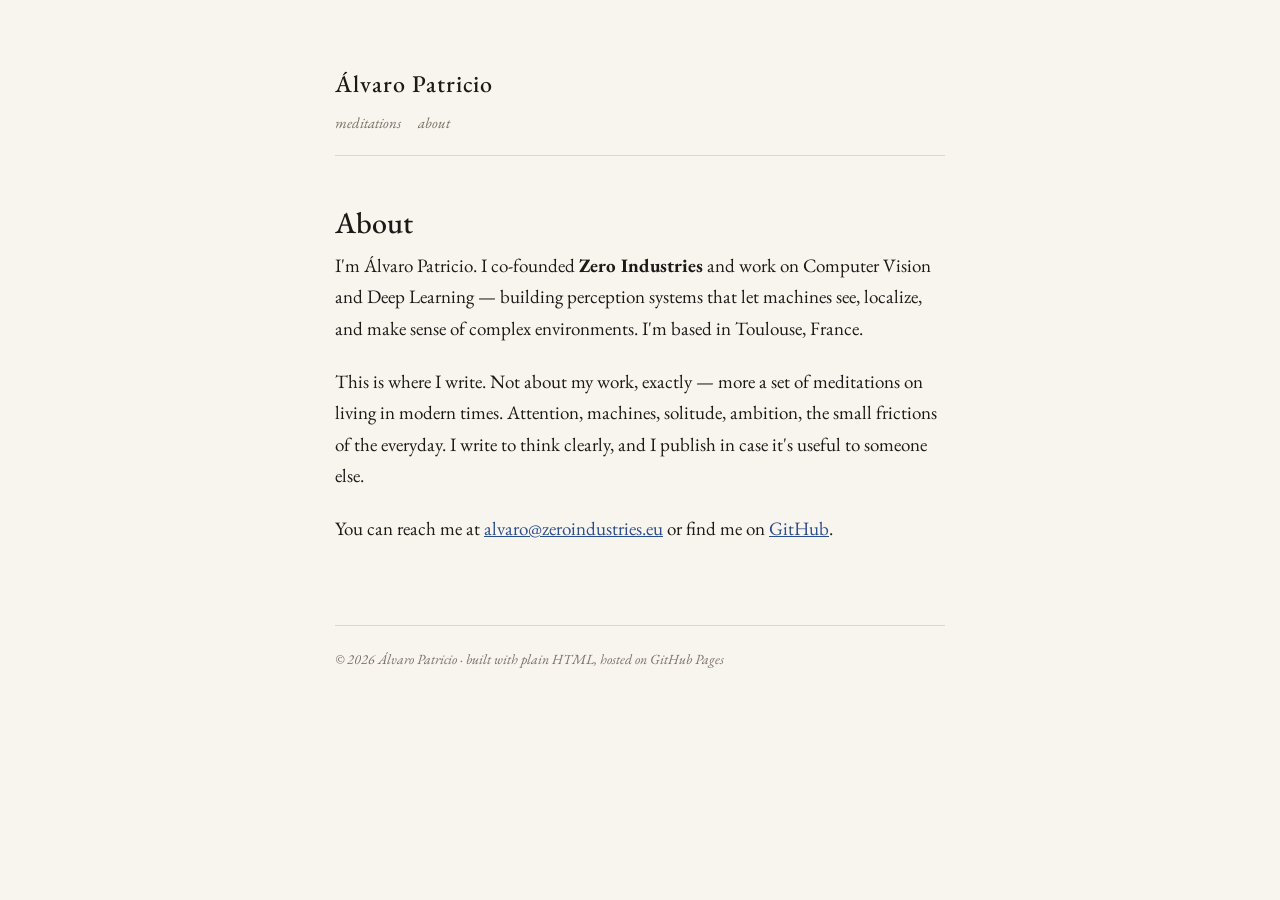
<file: about.html>
<!DOCTYPE html>
<html lang="en">
<head>
  <meta charset="utf-8">
  <meta name="viewport" content="width=device-width, initial-scale=1">
  <title>About — Álvaro Patricio</title>
  <link rel="stylesheet" href="style.css">
</head>
<body>
  <div class="wrap">

    <header class="site">
      <a class="nome" href="index.html">Álvaro Patricio</a>
      <nav>
        <a href="index.html">meditations</a>
        <a href="about.html">about</a>
      </nav>
    </header>

    <article>
      <h1>About</h1>
      <p>
        I'm Álvaro Patricio. I co-founded
        <strong>Zero Industries</strong> and work on Computer Vision and
        Deep Learning — building perception systems that let machines
        see, localize, and make sense of complex environments. I'm based
        in Toulouse, France.
      </p>
      <p>
        This is where I write. Not about my work, exactly — more a set of
        meditations on living in modern times. Attention, machines,
        solitude, ambition, the small frictions of the everyday. I write
        to think clearly, and I publish in case it's useful to someone
        else.
      </p>
      <p>
        You can reach me at
        <a href="mailto:alvaro@zeroindustries.eu">alvaro@zeroindustries.eu</a>
        or find me on
        <a href="https://github.com/troveski">GitHub</a>.
      </p>
    </article>

    <footer class="site">
      © 2026 Álvaro Patricio · built with plain HTML, hosted on GitHub Pages
    </footer>

  </div>
</body>
</html>
</file>
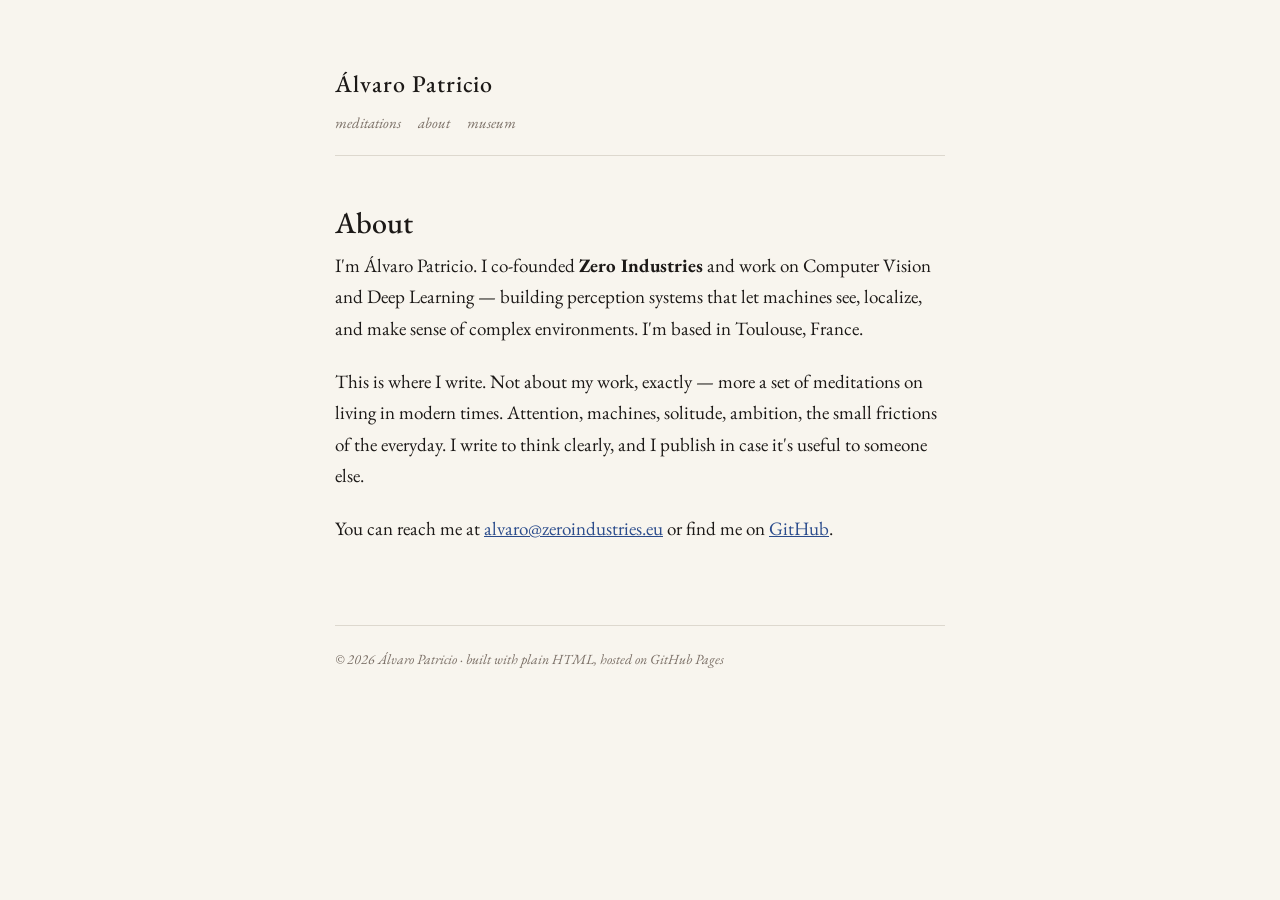
<file: meditations/about.html>
<!DOCTYPE html>
<html lang="en">
<head>
  <meta charset="utf-8">
  <meta name="viewport" content="width=device-width, initial-scale=1">
  <title>About — Álvaro Patricio</title>
  <link rel="icon" href="../favicon.svg" type="image/svg+xml">
  <link rel="stylesheet" href="style.css">
</head>
<body>
  <div class="wrap">

    <header class="site">
      <a class="nome" href="index.html">Álvaro Patricio</a>
      <nav>
        <a href="index.html">meditations</a>
        <a href="about.html">about</a>
        <a href="../index.html">museum</a>
      </nav>
    </header>

    <article>
      <h1>About</h1>
      <p>
        I'm Álvaro Patricio. I co-founded
        <strong>Zero Industries</strong> and work on Computer Vision and
        Deep Learning — building perception systems that let machines
        see, localize, and make sense of complex environments. I'm based
        in Toulouse, France.
      </p>
      <p>
        This is where I write. Not about my work, exactly — more a set of
        meditations on living in modern times. Attention, machines,
        solitude, ambition, the small frictions of the everyday. I write
        to think clearly, and I publish in case it's useful to someone
        else.
      </p>
      <p>
        You can reach me at
        <a href="mailto:alvaro@zeroindustries.eu">alvaro@zeroindustries.eu</a>
        or find me on
        <a href="https://github.com/troveski">GitHub</a>.
      </p>
    </article>

    <footer class="site">
      © 2026 Álvaro Patricio · built with plain HTML, hosted on GitHub Pages
    </footer>

  </div>
</body>
</html>
</file>
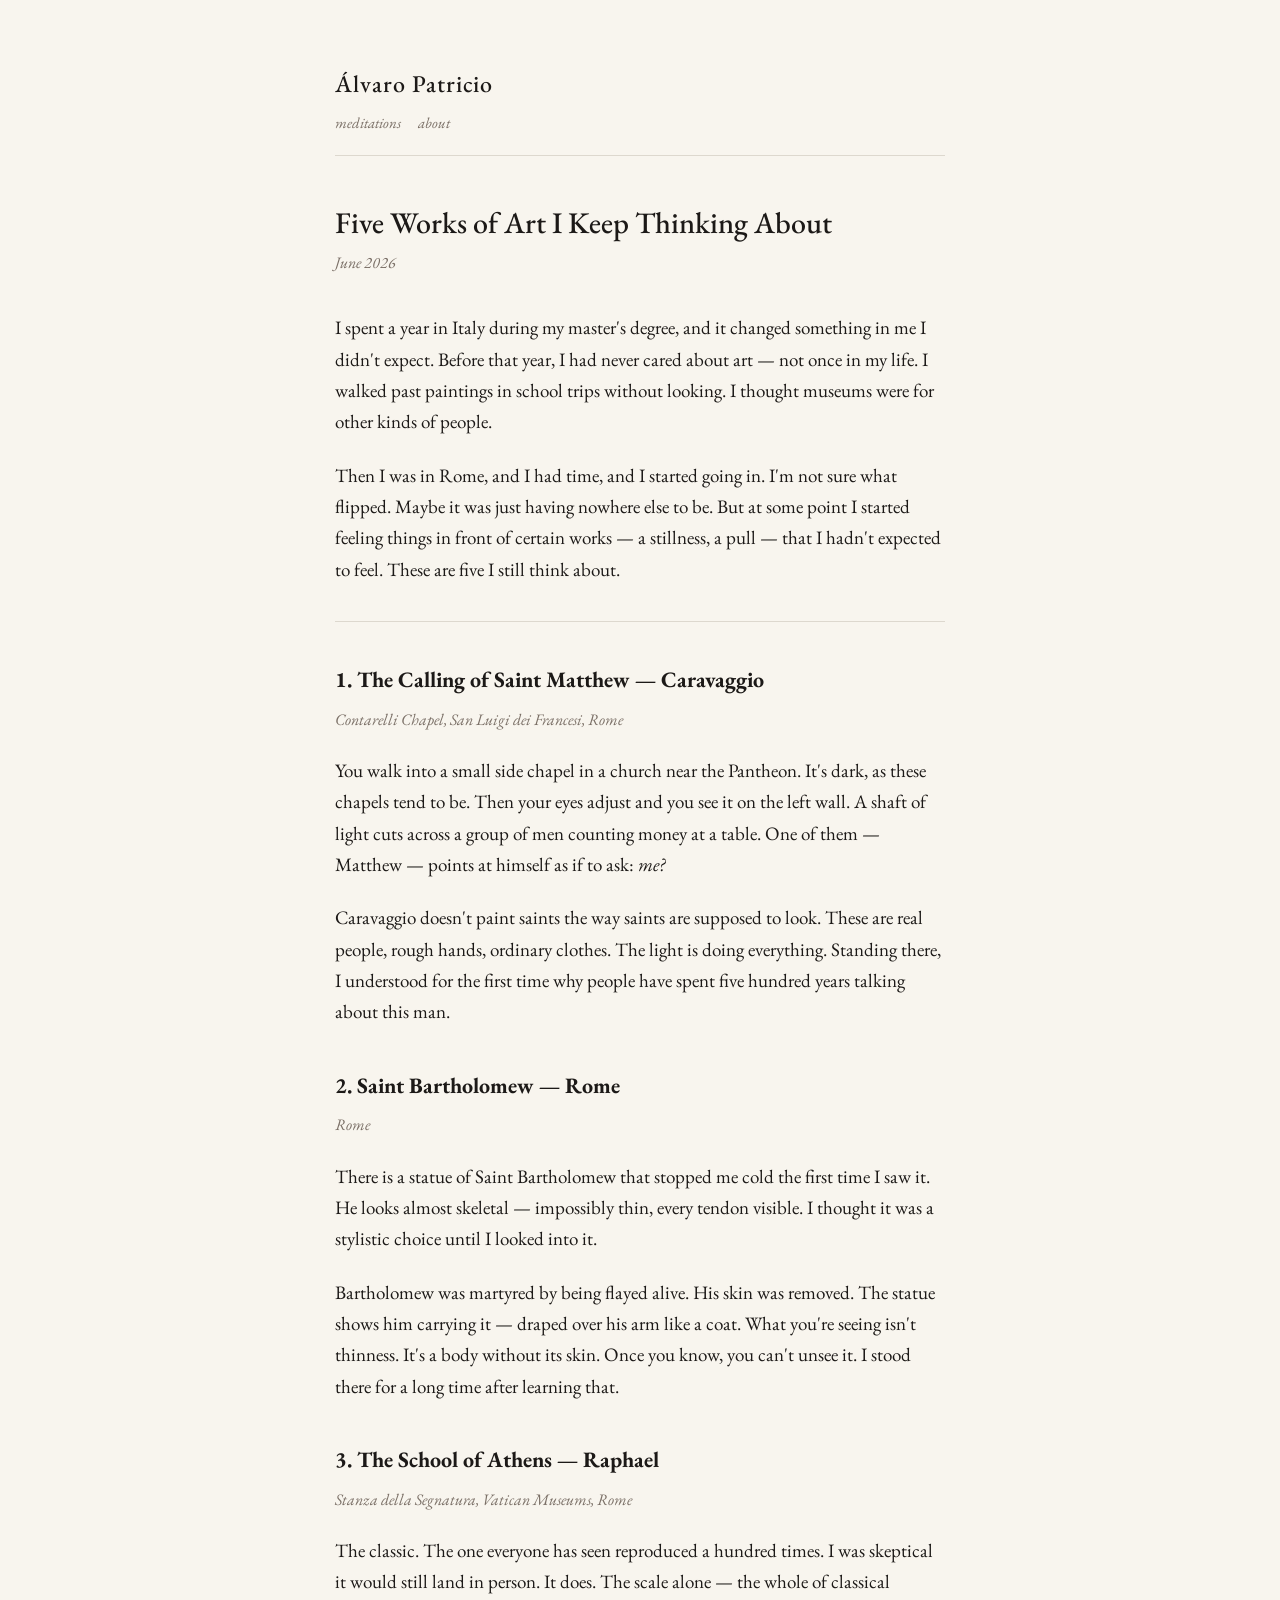
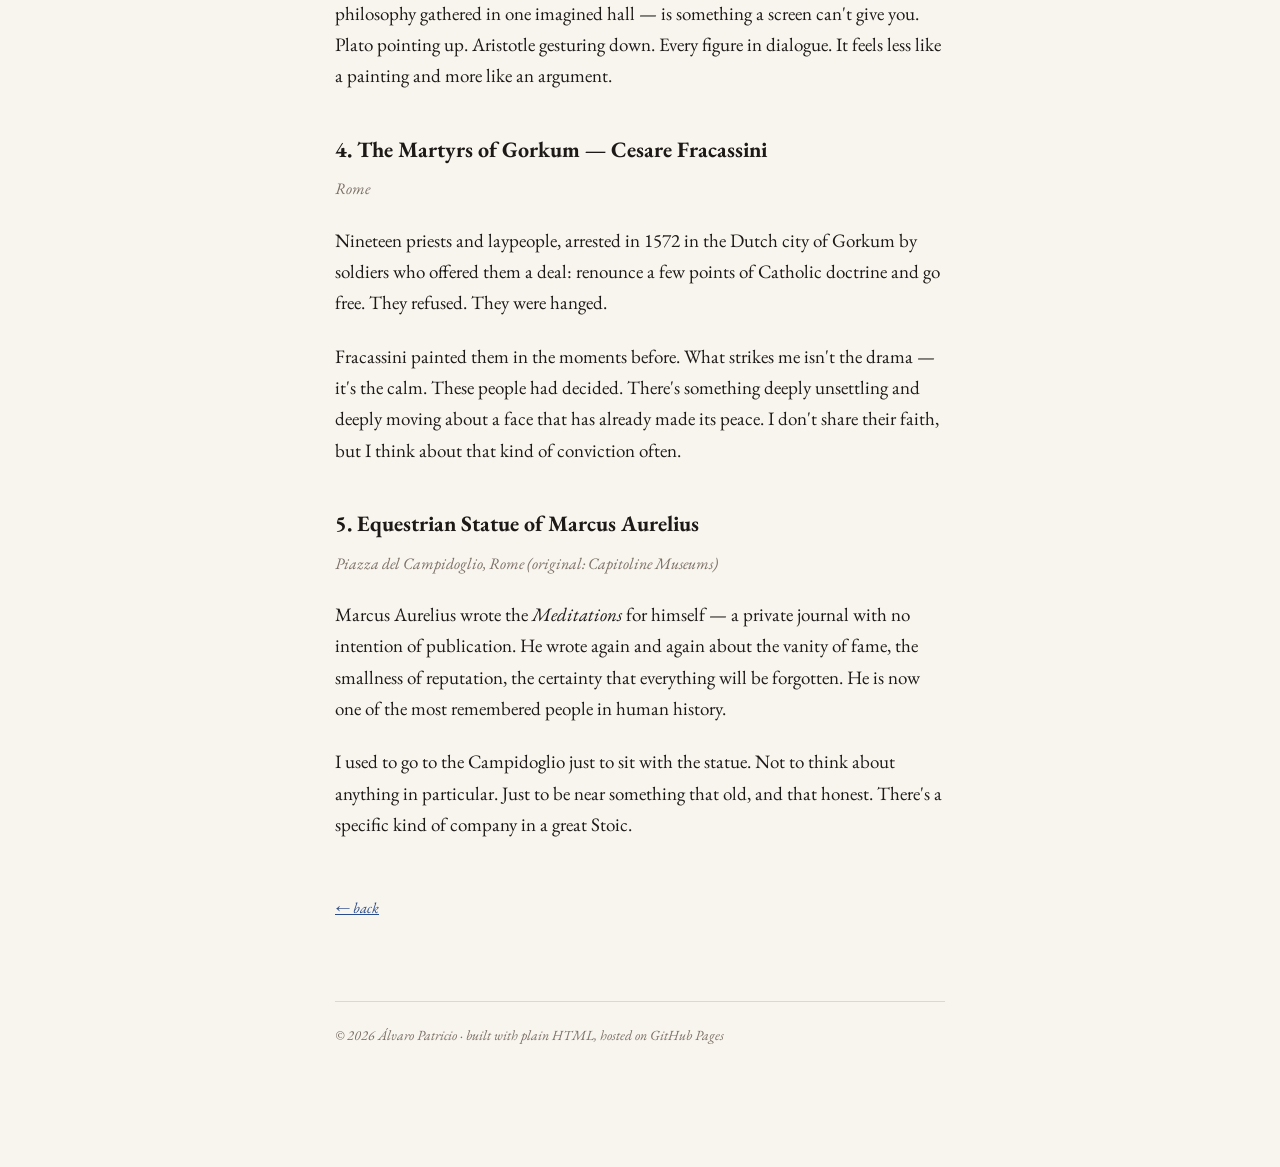
<file: posts/five-works.html>
<!DOCTYPE html>
<html lang="en">
<head>
  <meta charset="utf-8">
  <meta name="viewport" content="width=device-width, initial-scale=1">
  <title>Five Works of Art I Keep Thinking About — Álvaro Patricio</title>
  <link rel="stylesheet" href="../style.css">
</head>
<body>
  <div class="wrap">

    <header class="site">
      <a class="nome" href="../index.html">Álvaro Patricio</a>
      <nav>
        <a href="../index.html">meditations</a>
        <a href="../about.html">about</a>
      </nav>
    </header>

    <article>
      <h1>Five Works of Art I Keep Thinking About</h1>
      <p class="data">June 2026</p>

      <p>
        I spent a year in Italy during my master's degree, and it changed something in me
        I didn't expect. Before that year, I had never cared about art — not once in my
        life. I walked past paintings in school trips without looking. I thought museums
        were for other kinds of people.
      </p>
      <p>
        Then I was in Rome, and I had time, and I started going in. I'm not sure
        what flipped. Maybe it was just having nowhere else to be. But at some point
        I started feeling things in front of certain works — a stillness, a pull —
        that I hadn't expected to feel. These are five I still think about.
      </p>

      <hr style="border:none; border-top:1px solid #ddd8ce; margin: 36px 0;">

      <h2>1. The Calling of Saint Matthew — Caravaggio</h2>
      <p style="color:var(--suave); font-style:italic; margin-top:-10px; font-size:16px;">
        Contarelli Chapel, San Luigi dei Francesi, Rome
      </p>
      <p>
        You walk into a small side chapel in a church near the Pantheon. It's dark, as
        these chapels tend to be. Then your eyes adjust and you see it on the left wall.
        A shaft of light cuts across a group of men counting money at a table. One of
        them — Matthew — points at himself as if to ask: <em>me?</em>
      </p>
      <p>
        Caravaggio doesn't paint saints the way saints are supposed to look. These are
        real people, rough hands, ordinary clothes. The light is doing everything.
        Standing there, I understood for the first time why people have spent five
        hundred years talking about this man.
      </p>

      <h2>2. Saint Bartholomew — Rome</h2>
      <p style="color:var(--suave); font-style:italic; margin-top:-10px; font-size:16px;">
        Rome
      </p>
      <p>
        There is a statue of Saint Bartholomew that stopped me cold the first time I
        saw it. He looks almost skeletal — impossibly thin, every tendon visible.
        I thought it was a stylistic choice until I looked into it.
      </p>
      <p>
        Bartholomew was martyred by being flayed alive. His skin was removed. The statue
        shows him carrying it — draped over his arm like a coat. What you're seeing isn't
        thinness. It's a body without its skin. Once you know, you can't unsee it.
        I stood there for a long time after learning that.
      </p>

      <h2>3. The School of Athens — Raphael</h2>
      <p style="color:var(--suave); font-style:italic; margin-top:-10px; font-size:16px;">
        Stanza della Segnatura, Vatican Museums, Rome
      </p>
      <p>
        The classic. The one everyone has seen reproduced a hundred times. I was
        skeptical it would still land in person. It does. The scale alone — the whole
        of classical philosophy gathered in one imagined hall — is something a screen
        can't give you. Plato pointing up. Aristotle gesturing down. Every figure in
        dialogue. It feels less like a painting and more like an argument.
      </p>

      <h2>4. The Martyrs of Gorkum — Cesare Fracassini</h2>
      <p style="color:var(--suave); font-style:italic; margin-top:-10px; font-size:16px;">
        Rome
      </p>
      <p>
        Nineteen priests and laypeople, arrested in 1572 in the Dutch city of Gorkum
        by soldiers who offered them a deal: renounce a few points of Catholic doctrine
        and go free. They refused. They were hanged.
      </p>
      <p>
        Fracassini painted them in the moments before. What strikes me isn't the drama —
        it's the calm. These people had decided. There's something deeply unsettling and
        deeply moving about a face that has already made its peace. I don't share their
        faith, but I think about that kind of conviction often.
      </p>

      <h2>5. Equestrian Statue of Marcus Aurelius</h2>
      <p style="color:var(--suave); font-style:italic; margin-top:-10px; font-size:16px;">
        Piazza del Campidoglio, Rome (original: Capitoline Museums)
      </p>
      <p>
        Marcus Aurelius wrote the <em>Meditations</em> for himself — a private journal
        with no intention of publication. He wrote again and again about the vanity of
        fame, the smallness of reputation, the certainty that everything will be
        forgotten. He is now one of the most remembered people in human history.
      </p>
      <p>
        I used to go to the Campidoglio just to sit with the statue. Not to think about
        anything in particular. Just to be near something that old, and that honest.
        There's a specific kind of company in a great Stoic.
      </p>

      <p class="voltar"><a href="../index.html">← back</a></p>
    </article>

    <footer class="site">
      © 2026 Álvaro Patricio · built with plain HTML, hosted on GitHub Pages
    </footer>

  </div>
</body>
</html>
</file>
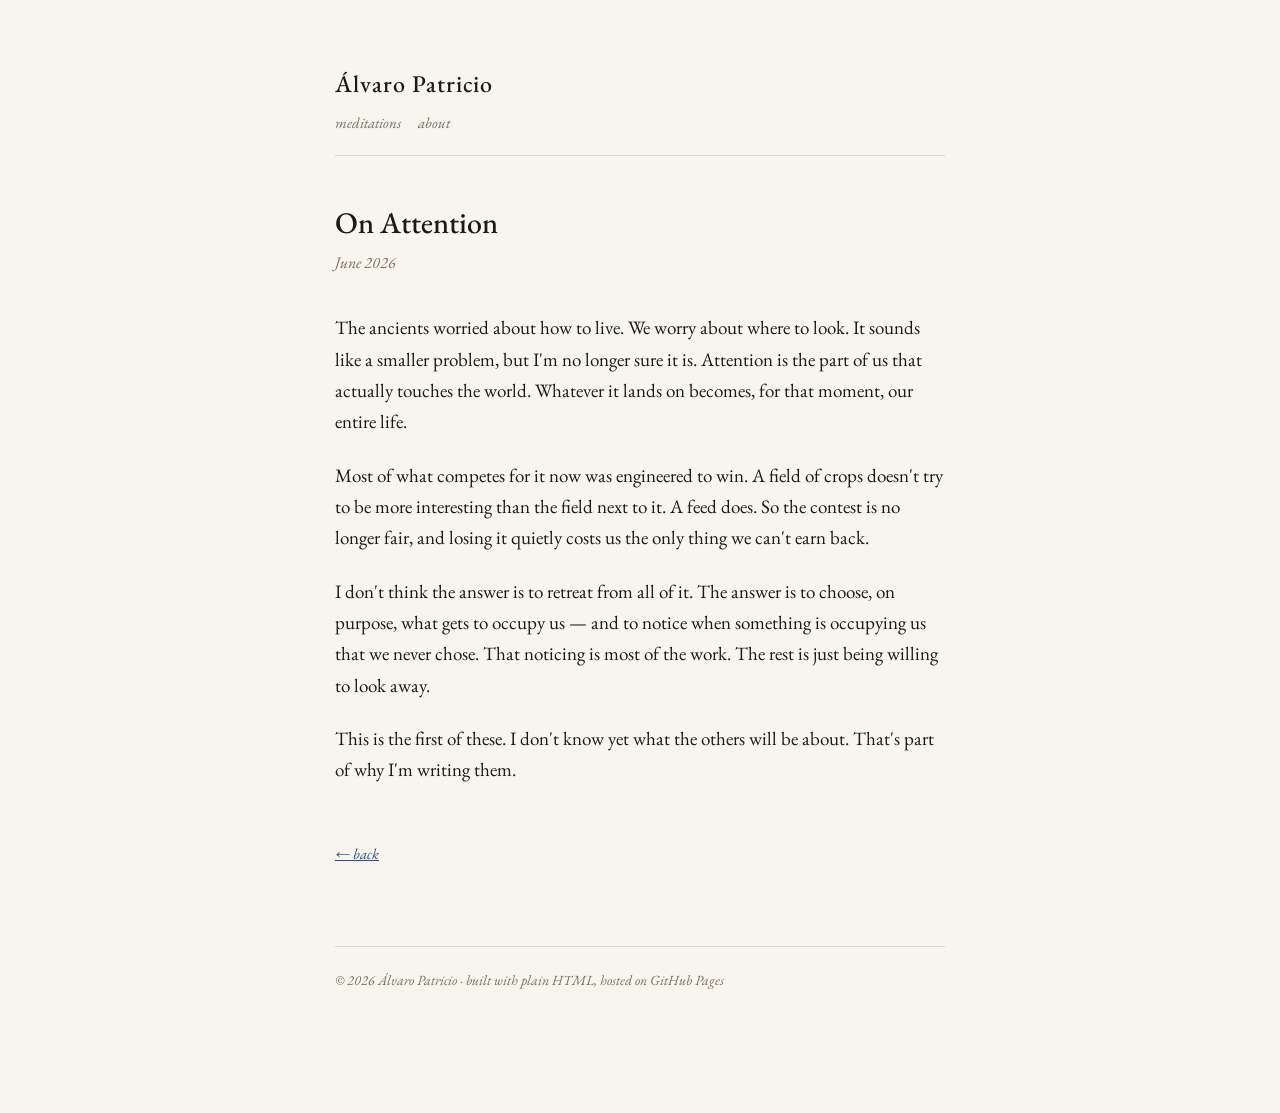
<file: posts/on-attention.html>
<!DOCTYPE html>
<html lang="en">
<head>
  <meta charset="utf-8">
  <meta name="viewport" content="width=device-width, initial-scale=1">
  <title>On Attention — Álvaro Patricio</title>
  <!-- the post lives in posts/, so the CSS is one level up -->
  <link rel="stylesheet" href="../style.css">
</head>
<body>
  <div class="wrap">

    <header class="site">
      <a class="nome" href="../index.html">Álvaro Patricio</a>
      <nav>
        <a href="../index.html">meditations</a>
        <a href="../about.html">about</a>
      </nav>
    </header>

    <article>
      <h1>On Attention</h1>
      <p class="data">June 2026</p>

      <p>
        The ancients worried about how to live. We worry about where to
        look. It sounds like a smaller problem, but I'm no longer sure it
        is. Attention is the part of us that actually touches the world.
        Whatever it lands on becomes, for that moment, our entire life.
      </p>
      <p>
        Most of what competes for it now was engineered to win. A field
        of crops doesn't try to be more interesting than the field next
        to it. A feed does. So the contest is no longer fair, and losing
        it quietly costs us the only thing we can't earn back.
      </p>
      <p>
        I don't think the answer is to retreat from all of it. The answer
        is to choose, on purpose, what gets to occupy us — and to notice
        when something is occupying us that we never chose. That noticing
        is most of the work. The rest is just being willing to look away.
      </p>
      <p>
        This is the first of these. I don't know yet what the others will
        be about. That's part of why I'm writing them.
      </p>

      <p class="voltar">
        <a href="../index.html">← back</a>
      </p>
    </article>

    <footer class="site">
      © 2026 Álvaro Patricio · built with plain HTML, hosted on GitHub Pages
    </footer>

  </div>
</body>
</html>
</file>
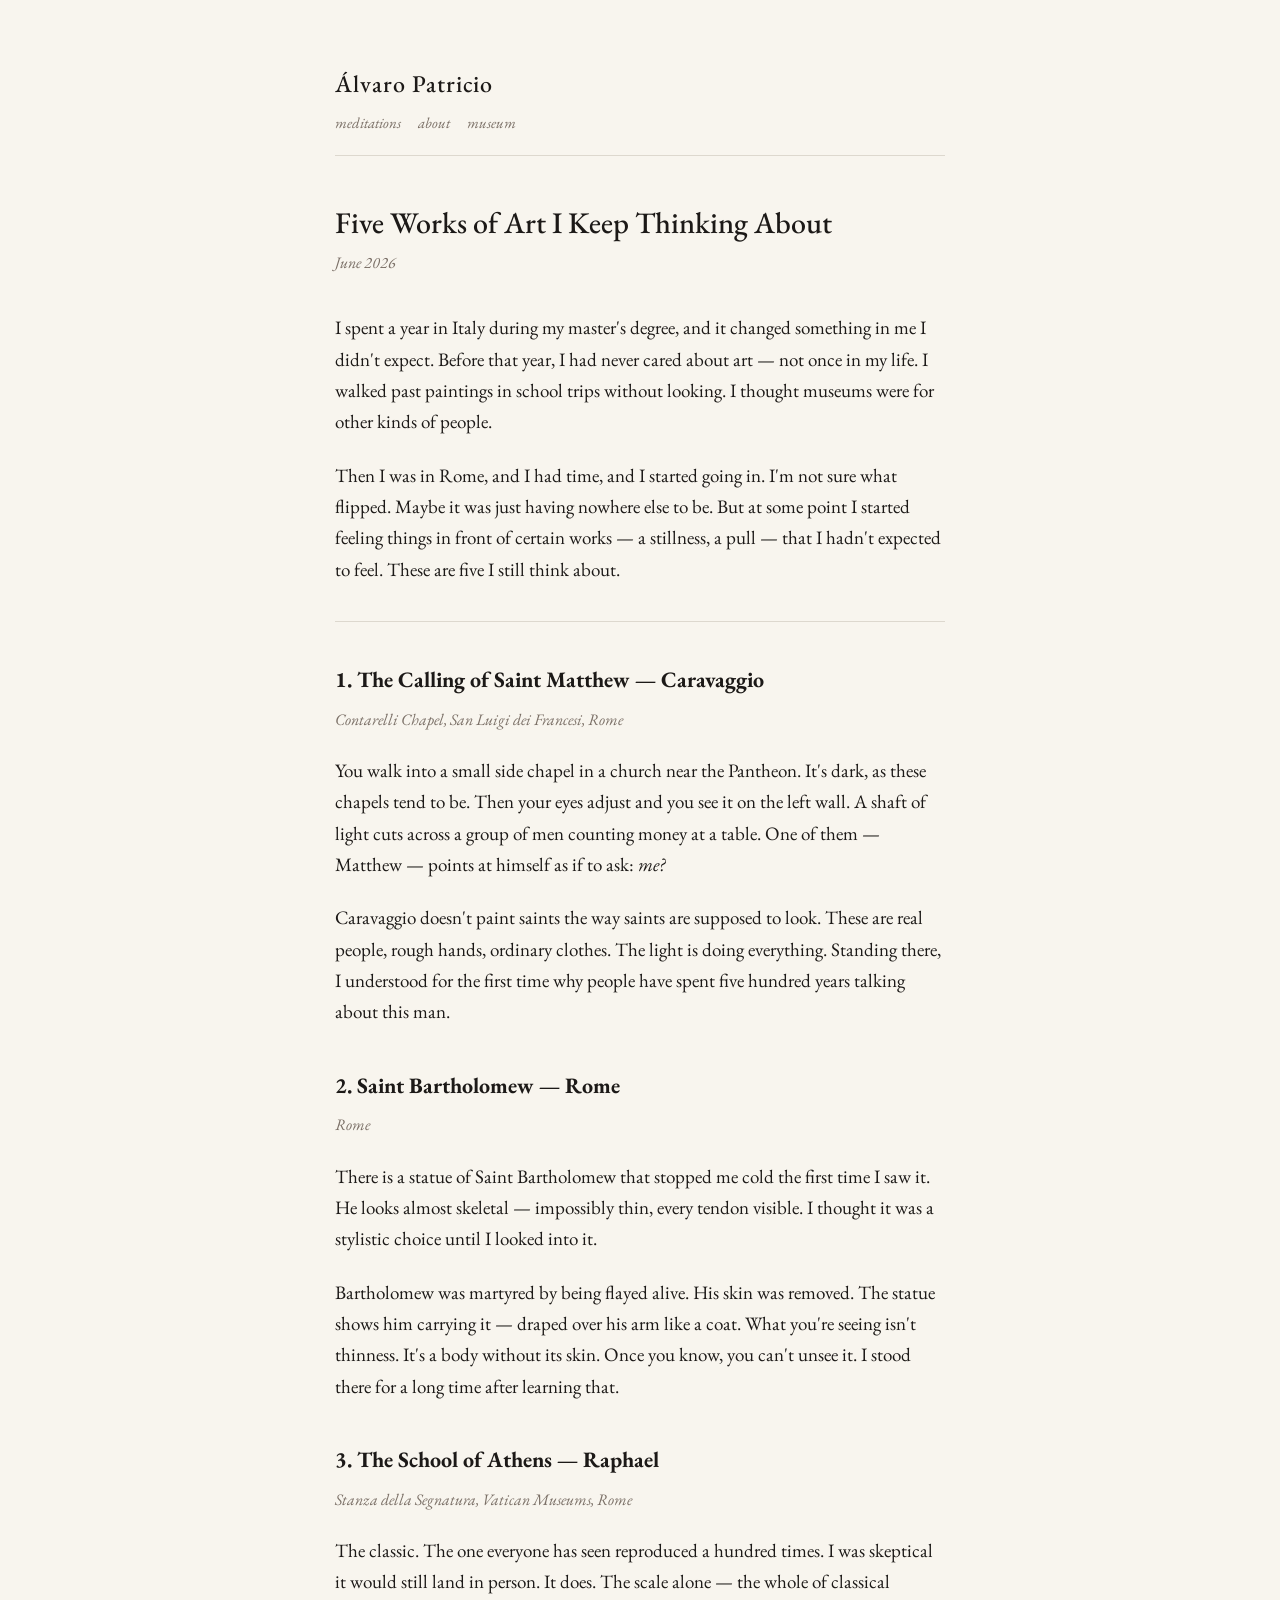
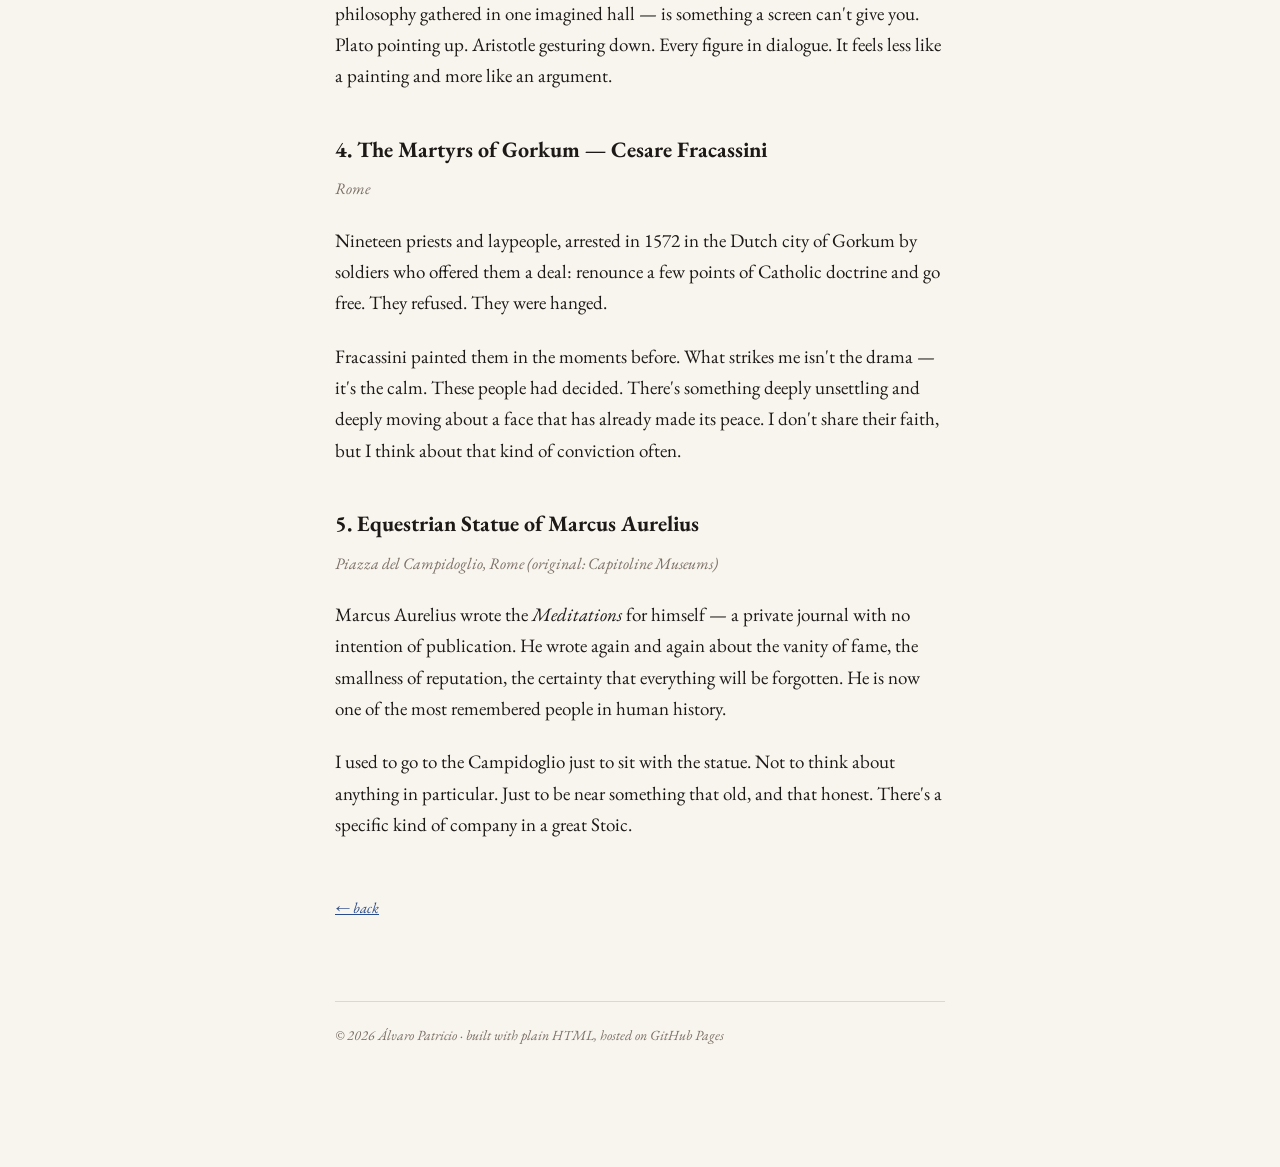
<file: meditations/posts/five-works.html>
<!DOCTYPE html>
<html lang="en">
<head>
  <meta charset="utf-8">
  <meta name="viewport" content="width=device-width, initial-scale=1">
  <title>Five Works of Art I Keep Thinking About — Álvaro Patricio</title>
  <link rel="icon" href="../../favicon.svg" type="image/svg+xml">
  <link rel="stylesheet" href="../style.css">
</head>
<body>
  <div class="wrap">

    <header class="site">
      <a class="nome" href="../index.html">Álvaro Patricio</a>
      <nav>
        <a href="../index.html">meditations</a>
        <a href="../about.html">about</a>
        <a href="../index.html">museum</a>
      </nav>
    </header>

    <article>
      <h1>Five Works of Art I Keep Thinking About</h1>
      <p class="data">June 2026</p>

      <p>
        I spent a year in Italy during my master's degree, and it changed something in me
        I didn't expect. Before that year, I had never cared about art — not once in my
        life. I walked past paintings in school trips without looking. I thought museums
        were for other kinds of people.
      </p>
      <p>
        Then I was in Rome, and I had time, and I started going in. I'm not sure
        what flipped. Maybe it was just having nowhere else to be. But at some point
        I started feeling things in front of certain works — a stillness, a pull —
        that I hadn't expected to feel. These are five I still think about.
      </p>

      <hr style="border:none; border-top:1px solid #ddd8ce; margin: 36px 0;">

      <h2>1. The Calling of Saint Matthew — Caravaggio</h2>
      <p style="color:var(--suave); font-style:italic; margin-top:-10px; font-size:16px;">
        Contarelli Chapel, San Luigi dei Francesi, Rome
      </p>
      <p>
        You walk into a small side chapel in a church near the Pantheon. It's dark, as
        these chapels tend to be. Then your eyes adjust and you see it on the left wall.
        A shaft of light cuts across a group of men counting money at a table. One of
        them — Matthew — points at himself as if to ask: <em>me?</em>
      </p>
      <p>
        Caravaggio doesn't paint saints the way saints are supposed to look. These are
        real people, rough hands, ordinary clothes. The light is doing everything.
        Standing there, I understood for the first time why people have spent five
        hundred years talking about this man.
      </p>

      <h2>2. Saint Bartholomew — Rome</h2>
      <p style="color:var(--suave); font-style:italic; margin-top:-10px; font-size:16px;">
        Rome
      </p>
      <p>
        There is a statue of Saint Bartholomew that stopped me cold the first time I
        saw it. He looks almost skeletal — impossibly thin, every tendon visible.
        I thought it was a stylistic choice until I looked into it.
      </p>
      <p>
        Bartholomew was martyred by being flayed alive. His skin was removed. The statue
        shows him carrying it — draped over his arm like a coat. What you're seeing isn't
        thinness. It's a body without its skin. Once you know, you can't unsee it.
        I stood there for a long time after learning that.
      </p>

      <h2>3. The School of Athens — Raphael</h2>
      <p style="color:var(--suave); font-style:italic; margin-top:-10px; font-size:16px;">
        Stanza della Segnatura, Vatican Museums, Rome
      </p>
      <p>
        The classic. The one everyone has seen reproduced a hundred times. I was
        skeptical it would still land in person. It does. The scale alone — the whole
        of classical philosophy gathered in one imagined hall — is something a screen
        can't give you. Plato pointing up. Aristotle gesturing down. Every figure in
        dialogue. It feels less like a painting and more like an argument.
      </p>

      <h2>4. The Martyrs of Gorkum — Cesare Fracassini</h2>
      <p style="color:var(--suave); font-style:italic; margin-top:-10px; font-size:16px;">
        Rome
      </p>
      <p>
        Nineteen priests and laypeople, arrested in 1572 in the Dutch city of Gorkum
        by soldiers who offered them a deal: renounce a few points of Catholic doctrine
        and go free. They refused. They were hanged.
      </p>
      <p>
        Fracassini painted them in the moments before. What strikes me isn't the drama —
        it's the calm. These people had decided. There's something deeply unsettling and
        deeply moving about a face that has already made its peace. I don't share their
        faith, but I think about that kind of conviction often.
      </p>

      <h2>5. Equestrian Statue of Marcus Aurelius</h2>
      <p style="color:var(--suave); font-style:italic; margin-top:-10px; font-size:16px;">
        Piazza del Campidoglio, Rome (original: Capitoline Museums)
      </p>
      <p>
        Marcus Aurelius wrote the <em>Meditations</em> for himself — a private journal
        with no intention of publication. He wrote again and again about the vanity of
        fame, the smallness of reputation, the certainty that everything will be
        forgotten. He is now one of the most remembered people in human history.
      </p>
      <p>
        I used to go to the Campidoglio just to sit with the statue. Not to think about
        anything in particular. Just to be near something that old, and that honest.
        There's a specific kind of company in a great Stoic.
      </p>

      <p class="voltar"><a href="../index.html">← back</a></p>
    </article>

    <footer class="site">
      © 2026 Álvaro Patricio · built with plain HTML, hosted on GitHub Pages
    </footer>

  </div>
</body>
</html>
</file>
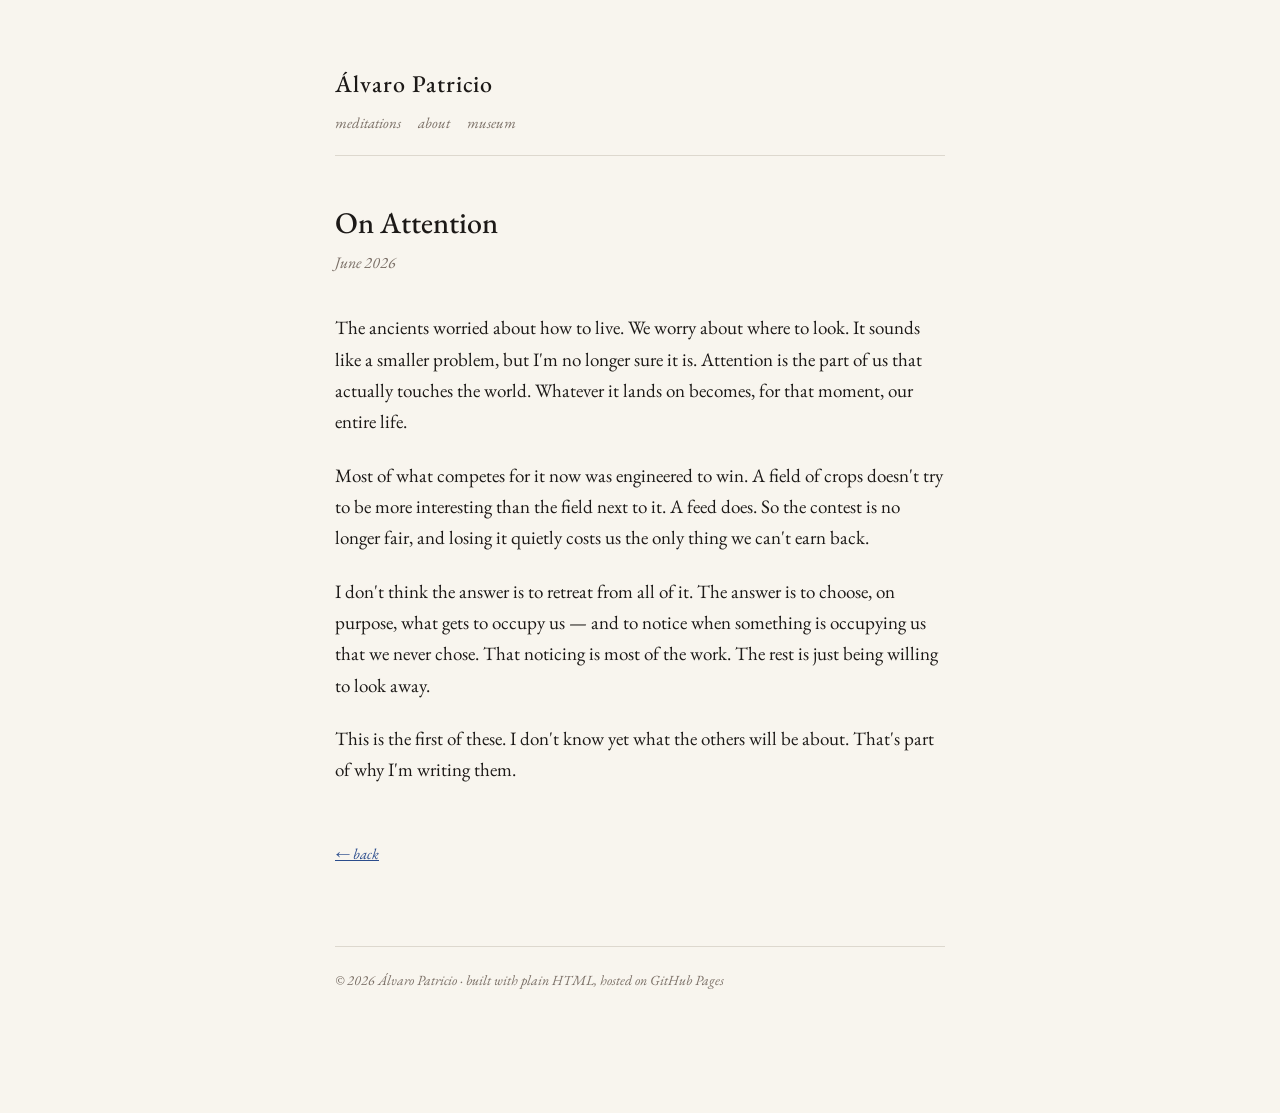
<file: meditations/posts/on-attention.html>
<!DOCTYPE html>
<html lang="en">
<head>
  <meta charset="utf-8">
  <meta name="viewport" content="width=device-width, initial-scale=1">
  <title>On Attention — Álvaro Patricio</title>
  <!-- the post lives in posts/, so the CSS is one level up -->
  <link rel="icon" href="../../favicon.svg" type="image/svg+xml">
  <link rel="stylesheet" href="../style.css">
</head>
<body>
  <div class="wrap">

    <header class="site">
      <a class="nome" href="../index.html">Álvaro Patricio</a>
      <nav>
        <a href="../index.html">meditations</a>
        <a href="../about.html">about</a>
        <a href="../index.html">museum</a>
      </nav>
    </header>

    <article>
      <h1>On Attention</h1>
      <p class="data">June 2026</p>

      <p>
        The ancients worried about how to live. We worry about where to
        look. It sounds like a smaller problem, but I'm no longer sure it
        is. Attention is the part of us that actually touches the world.
        Whatever it lands on becomes, for that moment, our entire life.
      </p>
      <p>
        Most of what competes for it now was engineered to win. A field
        of crops doesn't try to be more interesting than the field next
        to it. A feed does. So the contest is no longer fair, and losing
        it quietly costs us the only thing we can't earn back.
      </p>
      <p>
        I don't think the answer is to retreat from all of it. The answer
        is to choose, on purpose, what gets to occupy us — and to notice
        when something is occupying us that we never chose. That noticing
        is most of the work. The rest is just being willing to look away.
      </p>
      <p>
        This is the first of these. I don't know yet what the others will
        be about. That's part of why I'm writing them.
      </p>

      <p class="voltar">
        <a href="../index.html">← back</a>
      </p>
    </article>

    <footer class="site">
      © 2026 Álvaro Patricio · built with plain HTML, hosted on GitHub Pages
    </footer>

  </div>
</body>
</html>
</file>
<file: style.css>
@import url('https://fonts.googleapis.com/css2?family=EB+Garamond:ital,wght@0,400;0,500;1,400&display=swap');

:root {
  --largura: 610px;
  --texto: #1c1917;
  --suave: #7a6f66;
  --link: #2b4c8c;
  --fundo: #f8f5ee;
  --borda: #ddd8ce;
}

* { box-sizing: border-box; }
html { -webkit-text-size-adjust: 100%; }

body {
  font-family: 'EB Garamond', Georgia, 'Times New Roman', serif;
  font-size: 19px;
  line-height: 1.65;
  color: var(--texto);
  background: var(--fundo);
  margin: 0;
  padding: 0 20px;
}

.wrap {
  max-width: var(--largura);
  margin: 0 auto;
  padding: 64px 0 120px;
}

/* ---- header ---- */
header.site {
  margin-bottom: 48px;
  padding-bottom: 20px;
  border-bottom: 1px solid var(--borda);
}

header.site a.nome {
  font-size: 24px;
  font-weight: 500;
  letter-spacing: 0.04em;
  color: var(--texto);
  text-decoration: none;
}

header.site nav {
  margin-top: 7px;
  font-size: 15px;
}

header.site nav a {
  color: var(--suave);
  text-decoration: none;
  margin-right: 14px;
  font-style: italic;
}

header.site nav a:hover { color: var(--link); }

/* ---- links ---- */
a { color: var(--link); }
a:hover { text-decoration: underline; }

/* ---- títulos ---- */
h1 {
  font-size: 30px;
  font-weight: 500;
  line-height: 1.25;
  margin: 0 0 8px;
}

h2 { font-size: 22px; margin-top: 40px; }

.data {
  color: var(--suave);
  font-size: 16px;
  font-style: italic;
  margin-bottom: 36px;
}

/* ---- tagline na home ---- */
.tagline {
  color: var(--suave);
  font-style: italic;
  margin: -10px 0 38px;
  font-size: 17px;
}

/* ---- lista de posts ---- */
ul.posts {
  list-style: none;
  padding: 0;
  margin: 0;
}

ul.posts li {
  margin-bottom: 14px;
  display: flex;
  gap: 16px;
}

ul.posts li .data-lista {
  color: var(--suave);
  font-size: 15px;
  font-style: italic;
  white-space: nowrap;
  min-width: 95px;
}

ul.posts li a { text-decoration: none; }
ul.posts li a:hover { text-decoration: underline; }

/* ---- corpo do post ---- */
article p { margin: 0 0 22px; }

article blockquote {
  border-left: 2px solid var(--borda);
  margin: 0 0 22px;
  padding-left: 20px;
  color: var(--suave);
  font-style: italic;
}

article code {
  font-family: "SF Mono", Menlo, Consolas, monospace;
  font-size: 0.84em;
  background: #efe9dc;
  padding: 1px 5px;
  border-radius: 3px;
}

/* ---- link de voltar ---- */
.voltar {
  margin-top: 56px;
  font-size: 15px;
  font-style: italic;
}

/* ---- footer ---- */
footer.site {
  margin-top: 80px;
  padding-top: 22px;
  border-top: 1px solid var(--borda);
  color: var(--suave);
  font-size: 14px;
  font-style: italic;
}

@media (max-width: 640px) {
  body { font-size: 18px; }
  ul.posts li { flex-direction: column; gap: 2px; }
}
</file>
<file: meditations/style.css>
@import url('https://fonts.googleapis.com/css2?family=EB+Garamond:ital,wght@0,400;0,500;1,400&display=swap');

:root {
  --largura: 610px;
  --texto: #1c1917;
  --suave: #7a6f66;
  --link: #2b4c8c;
  --fundo: #f8f5ee;
  --borda: #ddd8ce;
}

* { box-sizing: border-box; }
html { -webkit-text-size-adjust: 100%; }

body {
  font-family: 'EB Garamond', Georgia, 'Times New Roman', serif;
  font-size: 19px;
  line-height: 1.65;
  color: var(--texto);
  background: var(--fundo);
  margin: 0;
  padding: 0 20px;
}

.wrap {
  max-width: var(--largura);
  margin: 0 auto;
  padding: 64px 0 120px;
}

/* ---- header ---- */
header.site {
  margin-bottom: 48px;
  padding-bottom: 20px;
  border-bottom: 1px solid var(--borda);
}

header.site a.nome {
  font-size: 24px;
  font-weight: 500;
  letter-spacing: 0.04em;
  color: var(--texto);
  text-decoration: none;
}

header.site nav {
  margin-top: 7px;
  font-size: 15px;
}

header.site nav a {
  color: var(--suave);
  text-decoration: none;
  margin-right: 14px;
  font-style: italic;
}

header.site nav a:hover { color: var(--link); }

/* ---- links ---- */
a { color: var(--link); }
a:hover { text-decoration: underline; }

/* ---- títulos ---- */
h1 {
  font-size: 30px;
  font-weight: 500;
  line-height: 1.25;
  margin: 0 0 8px;
}

h2 { font-size: 22px; margin-top: 40px; }

.data {
  color: var(--suave);
  font-size: 16px;
  font-style: italic;
  margin-bottom: 36px;
}

/* ---- tagline na home ---- */
.tagline {
  color: var(--suave);
  font-style: italic;
  margin: -10px 0 38px;
  font-size: 17px;
}

/* ---- lista de posts ---- */
ul.posts {
  list-style: none;
  padding: 0;
  margin: 0;
}

ul.posts li {
  margin-bottom: 14px;
  display: flex;
  gap: 16px;
}

ul.posts li .data-lista {
  color: var(--suave);
  font-size: 15px;
  font-style: italic;
  white-space: nowrap;
  min-width: 95px;
}

ul.posts li a { text-decoration: none; }
ul.posts li a:hover { text-decoration: underline; }

/* ---- corpo do post ---- */
article p { margin: 0 0 22px; }

article blockquote {
  border-left: 2px solid var(--borda);
  margin: 0 0 22px;
  padding-left: 20px;
  color: var(--suave);
  font-style: italic;
}

article code {
  font-family: "SF Mono", Menlo, Consolas, monospace;
  font-size: 0.84em;
  background: #efe9dc;
  padding: 1px 5px;
  border-radius: 3px;
}

/* ---- link de voltar ---- */
.voltar {
  margin-top: 56px;
  font-size: 15px;
  font-style: italic;
}

/* ---- footer ---- */
footer.site {
  margin-top: 80px;
  padding-top: 22px;
  border-top: 1px solid var(--borda);
  color: var(--suave);
  font-size: 14px;
  font-style: italic;
}

@media (max-width: 640px) {
  body { font-size: 18px; }
  ul.posts li { flex-direction: column; gap: 2px; }
}
</file>
